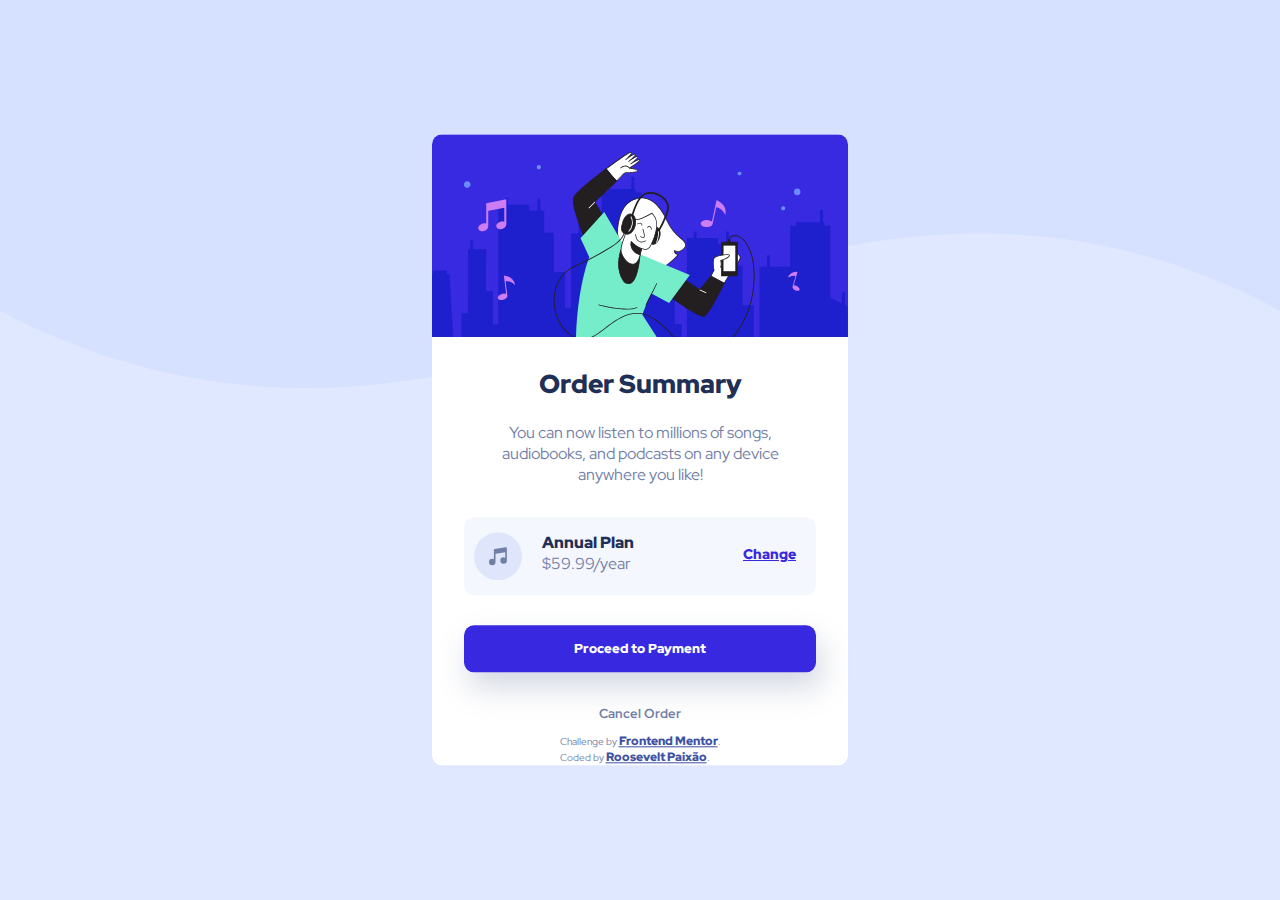
<file: index.html>
<!DOCTYPE html>
<html lang="pt">

<head>
  <meta charset="UTF-8">
  <meta name="viewport" content="width=device-width, initial-scale=1.0">
  <!-- displays site properly based on user's device -->

  <link rel="icon" type="image/png" sizes="32x32" href="./images/icon-music.svg">

  <title>Frontend Mentor | Order summary card</title>
  <link href="style.css" rel="stylesheet">

  <link rel="preconnect" href="https://fonts.googleapis.com">
  <link rel="preconnect" href="https://fonts.gstatic.com" crossorigin>
  <link href="https://fonts.googleapis.com/css2?family=Red+Hat+Display:wght@300;500;900&display=swap" rel="stylesheet">

  <!-- Feel free to remove these styles or customise in your own stylesheet 👍 -->
  <style>
    .attribution {
      font-size: 10px;
      position: absolute;
      left: 50%;
      transform: translate(-50%);
      bottom: 0;
      color: #7280a7;

    }

    .attribution a {
      font-size: 12px;
      color: hsl(228, 45%, 44%);
      display: inline-block;
      text-align: center;
      font-family: 'Red Hat Display', sans-serif;
      font-weight: 900;
    }
  </style>
</head>

<body>
  <section>
    <img class="img0" src="./images/illustration-hero.svg" alt="music_art">

    <h1>Order Summary</h1>
    <p class="text">
      You can now listen to millions of songs, audiobooks, and podcasts on any
      device anywhere you like!
    </p>
    <div class="container">
      <div class="container1">
        <img class="img2" src="./images/icon-music.svg" alt="incon music">
        <div class="text1">
          <h2 class="title">Annual Plan</h2>
          <p class="text2">$59.99/year</p>
        </div>
        <a class="link0" href="">Change</a>
      </div>
      <a class="link1" href="">Proceed to Payment</a>
      <a  class="link2" href="">Cancel Order</a>
    </div>



  <div class="attribution">
    Challenge by <a href="https://www.frontendmentor.io?ref=challenge" target="_blank">Frontend Mentor</a>. <br>
    Coded by <a href="https://www.frontendmentor.io/profile/RooseveltPaixao">Roosevelt Paixão</a>.
  </div>
</body>
</section>

</html>
</file>
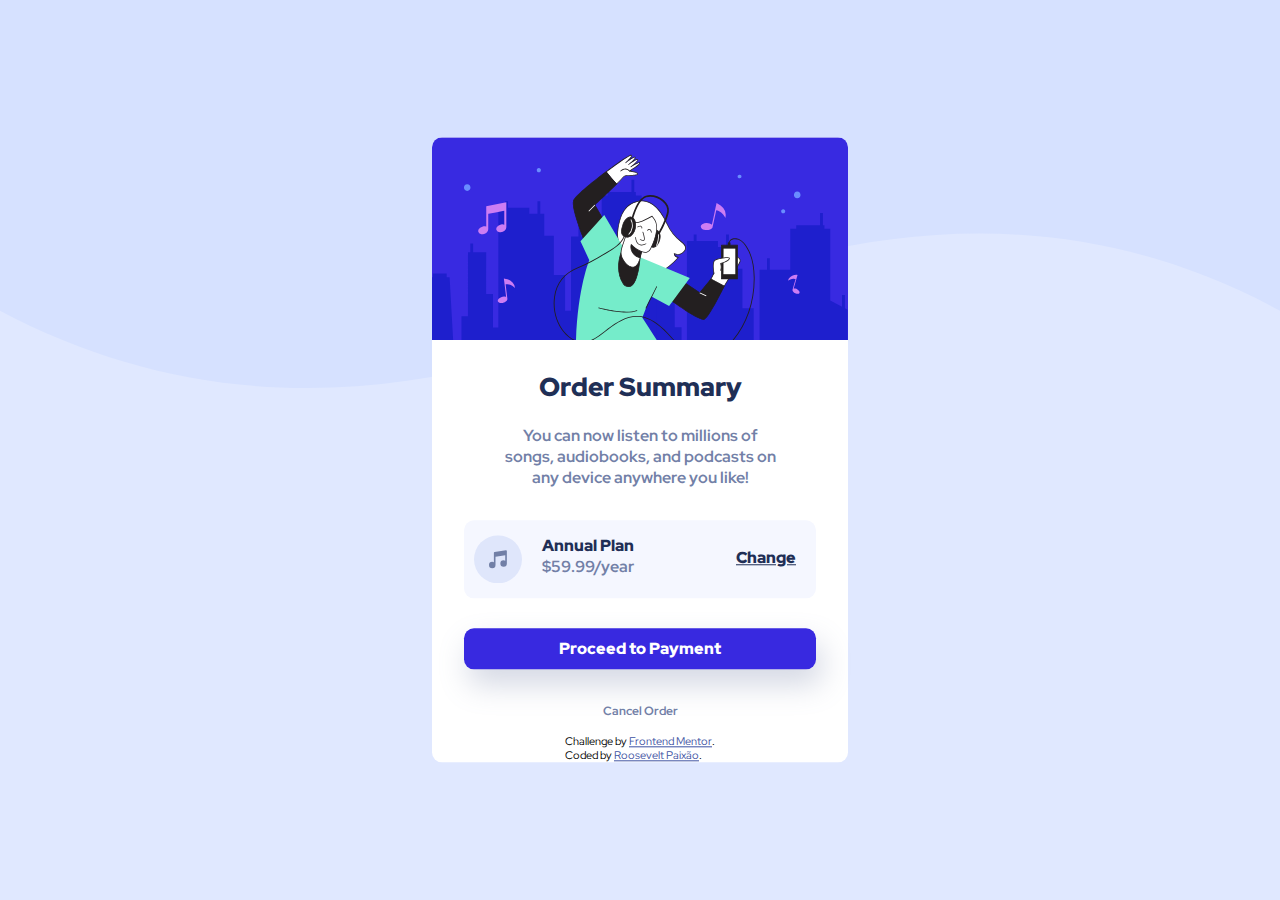
<file: order-summary-component-main/index.html>
<!DOCTYPE html>
<html lang="pt">

<head>
  <meta charset="UTF-8">
  <meta name="viewport" content="width=device-width, initial-scale=1.0">
  <!-- displays site properly based on user's device -->

  <link rel="icon" type="image/png" sizes="32x32" href="./images/icon-music.svg">

  <title>Frontend Mentor | Order summary card</title>
  <link href="style.css" rel="stylesheet">

  <link rel="preconnect" href="https://fonts.googleapis.com">
  <link rel="preconnect" href="https://fonts.gstatic.com" crossorigin>
  <link href="https://fonts.googleapis.com/css2?family=Red+Hat+Display:wght@300&display=swap" rel="stylesheet">

  <!-- Feel free to remove these styles or customise in your own stylesheet 👍 -->
  <style>
    .attribution {
      font-size: 11px;
      position: absolute;
      left: 50%;
      transform: translate(-50%);
      bottom: 0;
    }

    .attribution a {
      color: hsl(228, 45%, 44%);
      display: inline-block;
      text-align: center;
    }
  </style>
</head>

<body>
  <section>
    <img class="img0" src="./images/illustration-hero.svg" alt="music_art">

    <h1>Order Summary</h1>
    <p class="text">
      You can now listen to millions of songs, audiobooks, and podcasts on any
      device anywhere you like!
    </p>
    <div class="container">
      <div class="container1">
        <img class="img2" src="./images/icon-music.svg" alt="incon music">
        <div class="text1">
          <h2 class="title">Annual Plan</h2>
          <p class="text2">$59.99/year</p>
        </div>
        <a class="link0" href="">Change</a>
      </div>
      <a class="link1" href="">Proceed to Payment</a>
      <a  class="link2" href="">Cancel Order</a>
    </div>



  <div class="attribution">
    Challenge by <a href="https://www.frontendmentor.io?ref=challenge" target="_blank">Frontend Mentor</a>. <br>
    Coded by <a href="COLOCA O LINK DO GITHUB AQUI">Roosevelt Paixão</a>.
  </div>
</body>
</section>

</html>
</file>
<file: style.css>
*{
    padding: 0;
    margin: 0;
    border: 0;

}*
body{
     background-color: #e0e8ff;
     background-image: url(./images/pattern-background-desktop.svg);
     background-repeat: no-repeat;
     background-size: cover;
     font-family: 'Red Hat Display', sans-serif;
    

}
section{
  background-color:white ;
  color:black;
  width: 416px;
  border-radius: 10px;
  position: absolute;
  top: 50%;
  left: 50%;
  transform: translate(-50%, -50%);
  margin: auto;
  padding-bottom: 10px;
}

.img0{
  border-radius: 10px 10px 0px 0px;
  max-width: 100%;
}

h1,.text{
  width: 280px;
  text-align: center;
  margin-left:50%;
  transform: translate(-50%);
  padding-bottom: 20px;
}
h1{
  color:#1f2f56;
  font-weight: 900;
  font-size: 26px;
  padding-top: 25px;
  padding-bottom: 5px;
}
.text{
  font-size: 16px;
  padding: 16px;
  padding-bottom: 0;
  color: #7280a7;
  font-weight: 500px;
}

.container{
  padding:32px;
}
.container1{
  background-color:#f5f7ff;
  width: 352px;
  margin-left:50%;
  margin-bottom: 30px;
  transform: translate(-50%);
  overflow: hidden;
  border-radius: 10px;
  padding-top: 5px;
  padding-bottom:5px;
}
.img2, .text1{

  float: left;
  padding:10px;
}
.title{
  color:#1f2f56;
  font-weight: 900;
  font-size: 16px;
}
.text2{
  font-size: 16px;
  color: #7280a7;
  font-weight: 500px;

}
.link0{
  float: right;
  padding-top: 10%;
  transform: translate(0,-25%);
  padding-right: 20px;
  color:#3829e0;
  font-weight: 900;
  font-size: 13.6px;
}
.link0:hover{
  color:#3829e099;
}

.link1{
  text-decoration: none;
  color: white;
  font-weight: 900;
  background-color:#3829e0;
  width: 352px;
  border-radius: 10px;
  display: inline-block;
  text-align: center;
  padding-top: 15px;
  padding-bottom: 15px;
  box-shadow: 5px 15px 30px #7280a750;
  margin-bottom: 30px;
  font-size: 13px;
}
.link1:hover{
  background-color: blueviolet;
}
.link2{
  font-size: 13px;
  text-decoration:none;
  display: inline-block;
  width: 352px;
  text-align:center;
  color: #7280a7;
  font-weight: bold;
}
.link2:hover{
  color: #1f2f56;
}
</file>
<file: order-summary-component-main/style.css>
*{
    padding: 0;
    margin: 0;
    border: 0;

}*
body{
     background-color: #e0e8ff;
     background-image: url(./images/pattern-background-desktop.svg);
     background-repeat: no-repeat;
     background-size: cover;
     font-family: 'Red Hat Display', sans-serif;
    

}
section{
  background-color:white ;
  color:black;
  width: 416px;
  border-radius: 10px;
  position: absolute;
  top: 50%;
  left: 50%;
  transform: translate(-50%, -50%);
  margin: auto;
  padding-bottom: 10px;
}

.img0{
  border-radius: 10px 10px 0px 0px;
  max-width: 100%;
}

h1,.text{
  width: 280px;
  text-align: center;
  margin-left:50%;
  transform: translate(-50%);
  padding-bottom: 20px;
}
h1{
  color:#1f2f56;
  font-weight: 900;
  font-size: 26px;
  padding-top: 25px;
  padding-bottom: 5px;
}
.text{
  font-size: 16px;
  padding: 16px;
  padding-bottom: 0;
  color: #7280a7;
  font-weight: bold;
}

.container{
  padding:32px;
}
.container1{
  background-color:#f5f7ff;
  width: 352px;
  margin-left:50%;
  margin-bottom: 30px;
  transform: translate(-50%);
  overflow: hidden;
  border-radius: 10px;
  padding-top: 5px;
  padding-bottom:5px;
}
.img2, .text1{

  float: left;
  padding:10px;
}
.title{
  color:#1f2f56;
  font-weight: 900;
  font-size: 16px;
}
.text2{
  font-size: 16px;
  color: #7280a7;
  font-weight: bold;

}
.link0{
  float: right;
  padding-top: 10%;
  transform: translate(0,-25%);
  padding-right: 20px;
  color:#1f2f56;
  font-weight: 900;
}

.link1{
  text-decoration: none;
  color: white;
  font-weight: 900;
  background-color:#3829e0;
  width: 332px;
  border-radius: 10px;
  display: inline-block;
  text-align: center;
  padding:10px;
  box-shadow: 5px 15px 30px #7280a750;
  margin-bottom: 30px;
  font-size: 16px;
}
.link2{
  font-size: 12px;
  text-decoration:none;
  display: inline-block;
  width: 352px;
  text-align:center;
  color: #7280a7;
  font-weight: bold;
}
</file>
